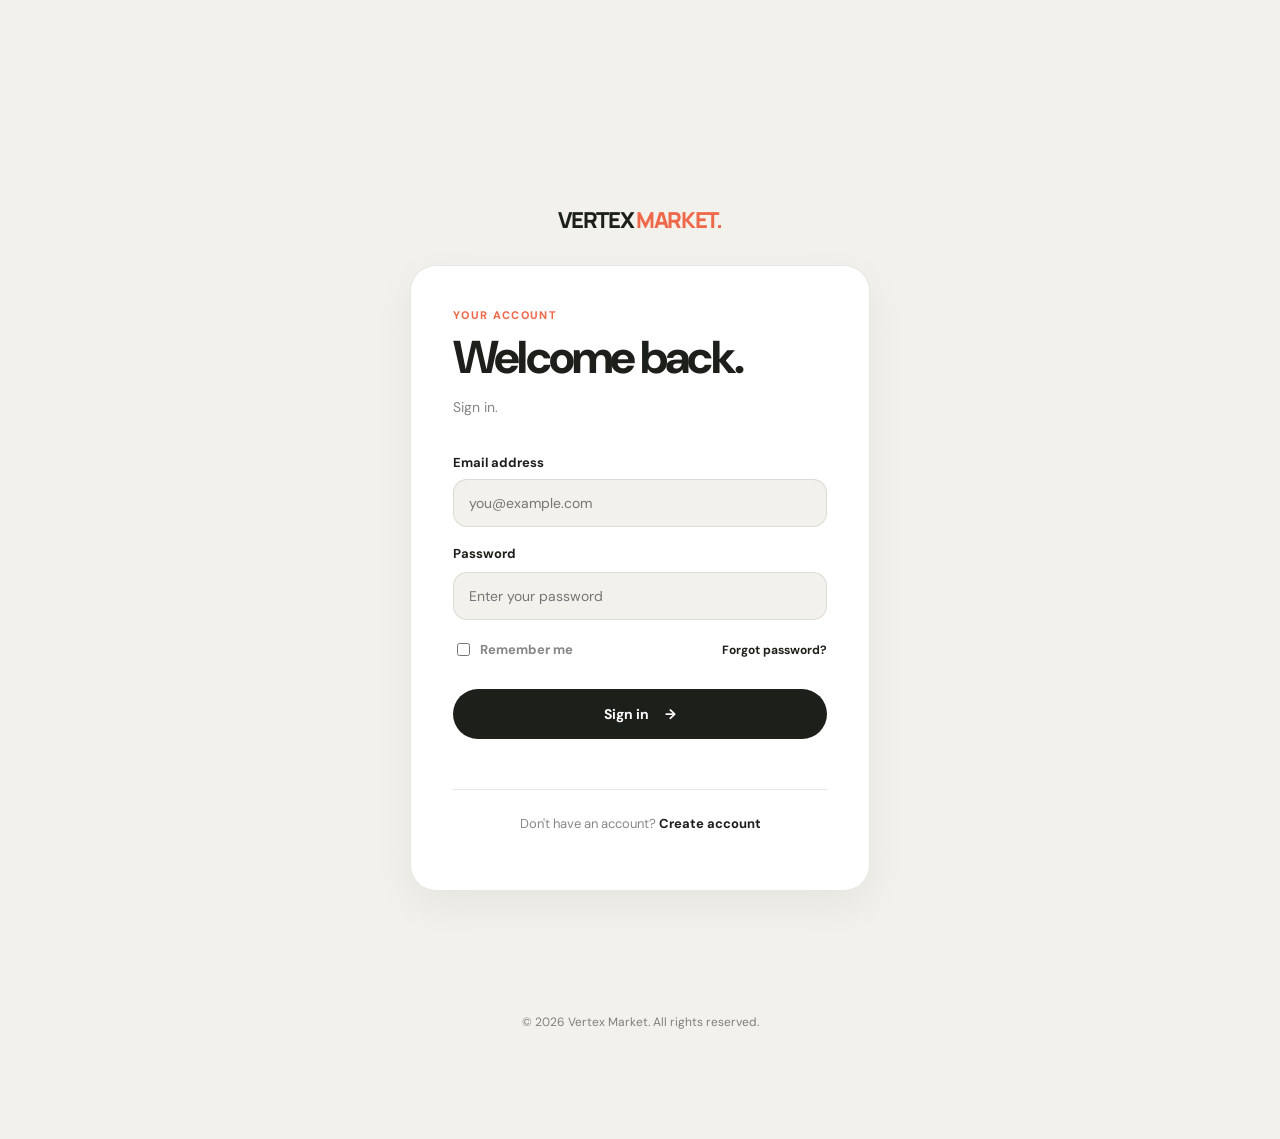
<file: frontend/login.html>
<!DOCTYPE html>
<html lang="en">
<head>
  <meta charset="utf-8">
  <meta name="viewport" content="width=device-width, initial-scale=1">
  <meta name="description" content="Sign in to your Vertex Market account.">
  <title>Login | Vertex Market</title>
  <link rel="stylesheet" href="css/style.css">
  <link rel="stylesheet" href="css/login.css">
</head>
<body>

    <main class="auth-container">
        <a href="index.html" class="brand">VERTEX <span>MARKET.</span></a>

        <section class="auth-card">

            <div class="auth-heading">
                <p class="eyebrow">YOUR ACCOUNT</p>
                <h1 id="formTitle">Welcome back.</h1>
                <p id="formSubtitle">
                    Sign in.
                </p>
            </div>


            <div id="message" class="message" role="status"
                 aria-live="polite" hidden></div>

            
            <form id="loginForm">
                <div class="form-group">
                    <label for="loginEmail">Email address</label>
                    <input
                        type="email"
                        id="loginEmail"
                        name="email"
                        placeholder="you@example.com"
                        autocomplete="email"
                        required
                    >
                </div>

        <label for="password">Password</label>
        <input
          type="password"
          id="password"
          name="password"
          placeholder="Enter your password"
          autocomplete="current-password"
          required
        >

        <div class="login-options">
          <label class="remember-option" for="remember">
            <input type="checkbox" id="remember" name="remember">
            Remember me
          </label>
          <a href="forgot-password.html">Forgot password?</a>
        </div>

        <button class="login-submit" type="submit">
          Sign in <span aria-hidden="true">→</span>
        </button>

        <p id="loginMessage" class="login-message" role="status" aria-live="polite"></p>
      </form>

      <p class="register-prompt">
        Don't have an account?
        <a href="register.html">Create account</a>
      </p>
    </section>
  </main>

  <footer class="login-footer">
    © 2026 Vertex Market. All rights reserved.
  </footer>

  <script src="js/login.js" defer></script>
</body>
</html>
</file>
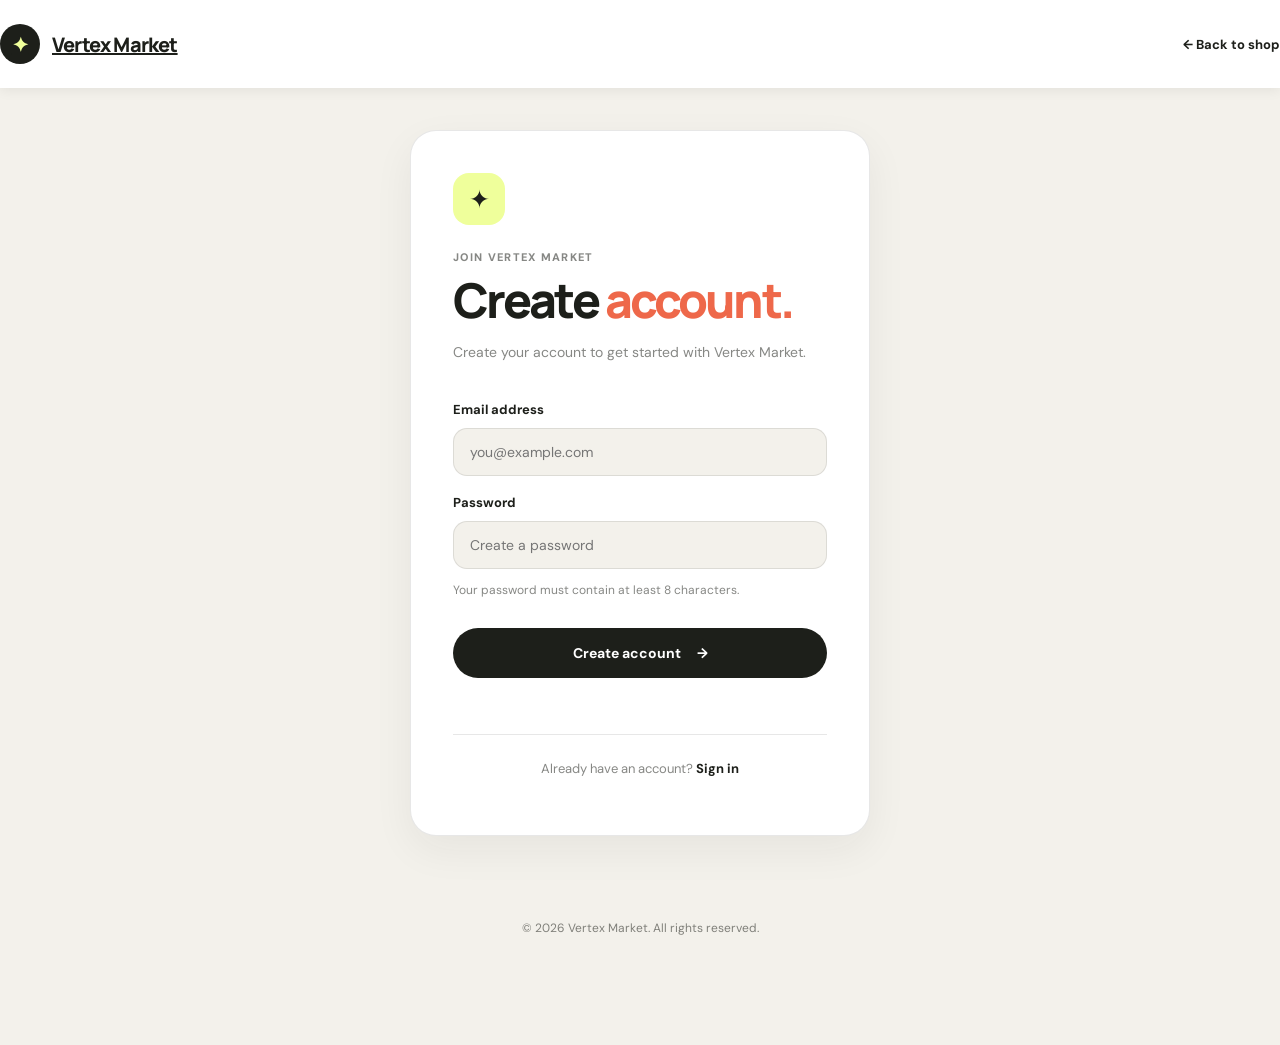
<file: frontend/register.html>
<!doctype html>
<html lang="en">
<head>
  <meta charset="utf-8">
  <meta name="viewport" content="width=device-width, initial-scale=1">
  <meta name="description" content="Create your Vertex Market account.">
  <title>Register | Vertex Market</title>
  <link rel="stylesheet" href="css/style.css">
  <link rel="stylesheet" href="css/register.css">
  <script src="js/register.js" defer></script>
</head>
<body class="register-page">

  <header class="header page-width register-header">
    <a class="brand" href="index.html">
      <span class="brand-mark" aria-hidden="true">✦</span>
      Vertex Market
    </a>
    <a class="register-back-link" href="index.html">← Back to shop</a>
  </header>

  <main class="register-main">
    <section class="register-card">
      <div class="register-icon" aria-hidden="true">✦</div>

      <p class="eyebrow">JOIN VERTEX MARKET</p>
      <h1>Create <span>account.</span></h1>
      <p class="register-description">
        Create your account to get started with Vertex Market.
      </p>

      <form id="registerForm" class="register-form">
        <label for="email">Email address</label>
        <input
          type="email"
          id="email"
          name="email"
          placeholder="you@example.com"
          autocomplete="email"
          required
        >

        <label for="password">Password</label>
        <input
          type="password"
          id="password"
          name="password"
          placeholder="Create a password"
          autocomplete="new-password"
          minlength="8"
          required
        >

        <p class="password-hint">Your password must contain at least 8 characters.</p>

        <button class="register-submit" type="submit">
          Create account <span aria-hidden="true">→</span>
        </button>

        <p id="registerMessage" class="register-message" role="status" aria-live="polite"></p>
      </form>

      <p class="login-prompt">
        Already have an account?
        <a href="login.html">Sign in</a>
      </p>
    </section>
  </main>

  <footer class="register-footer">
    © 2026 Vertex Market. All rights reserved.
  </footer>

</body>
</html>
</file>
<file: frontend/css/style.css>
@import url("https://fonts.googleapis.com/css2?family=DM+Sans:wght@400;500;600;700&family=Manrope:wght@600;700;800&display=swap");


:root {
  --ink: #1d1f1a;
  --paper: #f3f1eb;
  --white: #ffffff;
  --orange: #ee684a;
  --lime: #efff9b;
  --purple: #d8d4ff;
  --muted: rgba(23, 24, 20, 0.52);
  --line: rgba(23, 24, 20, 0.1);
}

* {
  box-sizing: border-box;
}

html {
  scroll-behavior: smooth;
}

body {
  margin: 0;
  min-width: 320px;
  min-height: 100vh;
  background: var(--paper);
  color: var(--ink);
  font-family: "DM Sans", sans-serif;
}

body.modal-open {
  overflow: hidden;
}

button,
input {
  font: inherit;
}

button {
  border: 0;
  cursor: pointer;
}

img {
  display: block;
  max-width: 100%;
}

.display-font {
  font-family: "Manrope", sans-serif;
}

.page-width {
  width: min(100% - 40px, 1344px);
  margin-inline: auto;
}


.header {
  display: flex;
  align-items: center;
  justify-content: space-between;
  padding-block: 24px;
}

.brand {
  display: flex;
  align-items: center;
  gap: 12px;
  padding: 0;
  background: transparent;
  color: var(--ink);
  font-family: "Manrope", sans-serif;
  font-size: 20px;
  font-weight: 800;
  letter-spacing: -0.04em;
}

.brand-mark {
  display: grid;
  width: 40px;
  height: 40px;
  place-items: center;
  border-radius: 50%;
  background: var(--ink);
  color: var(--lime);
  transition: transform 180ms ease;
}

.brand:hover .brand-mark {
  transform: rotate(12deg);
}

.header-actions {
  display: flex;
  align-items: center;
  gap: 8px;
}

.round-button {
  position: relative;
  display: grid;
  width: 44px;
  height: 44px;
  place-items: center;
  border: 1px solid var(--line);
  border-radius: 50%;
  background: rgba(255, 255, 255, 0.72);
  color: var(--ink);
  transition:
    transform 180ms ease,
    background 180ms ease;
}

.round-button:hover {
  transform: translateY(-2px);
  background: var(--white);
}

.account-button {
  padding: 13px 21px;
  border-radius: 999px;
  background: var(--ink);
  color: var(--white);
  font-size: 14px;
  font-weight: 700;
  transition: transform 180ms ease;
}

.account-button:hover {
  transform: translateY(-2px);
}

.cart-count {
  position: absolute;
  top: -5px;
  right: -5px;
  display: none;
  min-width: 20px;
  height: 20px;
  padding-inline: 5px;
  place-items: center;
  border-radius: 999px;
  background: var(--orange);
  color: var(--white);
  font-size: 10px;
  font-weight: 700;
}

.cart-count.visible {
  display: grid;
}


.hero {
  display: grid;
  min-height: 580px;
  overflow: hidden;
  border-radius: 34px;
  background: var(--ink);
  color: var(--white);
  grid-template-columns: 1.05fr 0.95fr;
}

.hero-copy {
  z-index: 1;
  display: flex;
  flex-direction: column;
  justify-content: space-between;
  padding: 54px;
}

.pill {
  width: fit-content;
  padding: 9px 16px;
  border: 1px solid rgba(255, 255, 255, 0.2);
  border-radius: 999px;
  background: rgba(255, 255, 255, 0.1);
  font-size: 11px;
  font-weight: 700;
  letter-spacing: 0.2em;
  text-transform: uppercase;
}

.hero h1 {
  margin: 32px 0 0;
  font-size: clamp(58px, 7.8vw, 118px);
  font-weight: 800;
  letter-spacing: -0.075em;
  line-height: 0.84;
}

.hero h1 span {
  color: var(--lime);
}

.hero-description {
  max-width: 440px;
  margin: 28px 0 36px;
  color: rgba(255, 255, 255, 0.64);
  font-size: 17px;
  line-height: 1.65;
}

.primary-button {
  display: flex;
  width: fit-content;
  align-items: center;
  gap: 16px;
  padding: 8px 8px 8px 24px;
  border-radius: 999px;
  background: var(--orange);
  color: var(--white);
  font-weight: 700;
  transition:
    transform 180ms ease,
    background 180ms ease;
}

.primary-button:hover {
  transform: translateY(-3px);
  background: #f27659;
}

.button-arrow {
  display: grid;
  width: 44px;
  height: 44px;
  place-items: center;
  border-radius: 50%;
  background: var(--white);
  color: var(--ink);
}

.mobile-account {
  display: none;
  width: fit-content;
  margin-top: 16px;
  padding: 0;
  border-bottom: 1px solid rgba(255, 255, 255, 0.3);
  background: transparent;
  color: rgba(255, 255, 255, 0.75);
  font-size: 14px;
  font-weight: 700;
}

.hero-image {
  position: relative;
  min-height: 420px;
  overflow: hidden;
}

.hero-image > img {
  width: 100%;
  height: 100%;
  object-fit: cover;
}

.hero-image::after {
  position: absolute;
  inset: 0;
  background: linear-gradient(90deg, rgba(29, 31, 26, 0.4), transparent);
  content: "";
}

.image-caption {
  position: absolute;
  z-index: 1;
  right: 24px;
  bottom: 24px;
  left: 24px;
  display: flex;
  align-items: end;
  justify-content: space-between;
  padding: 17px;
  border: 1px solid rgba(255, 255, 255, 0.2);
  border-radius: 22px;
  background: rgba(0, 0, 0, 0.22);
  backdrop-filter: blur(12px);
}

.image-caption small {
  color: rgba(255, 255, 255, 0.58);
  font-size: 10px;
  font-weight: 700;
  letter-spacing: 0.17em;
  text-transform: uppercase;
}

.image-caption p {
  margin: 5px 0 0;
  font-weight: 600;
}

.caption-arrow {
  display: grid;
  width: 40px;
  height: 40px;
  place-items: center;
  border-radius: 50%;
  background: var(--lime);
  color: var(--ink);
}


.products-section {
  padding-block: 78px;
  scroll-margin-top: 24px;
}

.products-heading {
  display: flex;
  align-items: end;
  justify-content: space-between;
  gap: 30px;
}

.eyebrow {
  margin: 0;
  color: var(--muted);
  font-size: 11px;
  font-weight: 700;
  letter-spacing: 0.18em;
  text-transform: uppercase;
}

.products-heading h2,
.promo h2 {
  margin: 10px 0 0;
  font-family: "Manrope", sans-serif;
  font-size: clamp(40px, 5vw, 58px);
  font-weight: 800;
  letter-spacing: -0.055em;
  line-height: 1;
}

.search-box {
  display: flex;
  width: min(100%, 420px);
  align-items: center;
  gap: 12px;
  padding: 15px 20px;
  border: 1px solid var(--line);
  border-radius: 999px;
  background: var(--white);
  box-shadow: 0 5px 18px rgba(0, 0, 0, 0.025);
}

.search-box input {
  width: 100%;
  border: 0;
  outline: 0;
  background: transparent;
  color: var(--ink);
  font-size: 14px;
  font-weight: 500;
}

.search-box input::placeholder {
  color: rgba(23, 24, 20, 0.35);
}

.categories {
  display: flex;
  gap: 8px;
  margin-top: 32px;
  overflow-x: auto;
  scrollbar-width: none;
}

.categories::-webkit-scrollbar {
  display: none;
}

.category-button {
  flex: 0 0 auto;
  padding: 12px 20px;
  border: 1px solid var(--line);
  border-radius: 999px;
  background: var(--white);
  color: var(--muted);
  font-size: 14px;
  font-weight: 700;
  transition: 180ms ease;
}

.category-button:hover {
  border-color: rgba(0, 0, 0, 0.28);
  color: var(--ink);
}

.category-button.active {
  border-color: var(--ink);
  background: var(--ink);
  color: var(--white);
}

.product-grid {
  display: grid;
  margin-top: 32px;
  gap: 42px 20px;
  grid-template-columns: repeat(3, 1fr);
}

.product-card {
  min-width: 0;
  animation: reveal 500ms both;
}

.product-image {
  position: relative;
  aspect-ratio: 4 / 4.7;
  overflow: hidden;
  border-radius: 28px;
  background: #e5e2da;
}

.product-image img {
  width: 100%;
  height: 100%;
  object-fit: cover;
  transition: transform 600ms ease;
}

.product-card:hover .product-image img {
  transform: scale(1.04);
}

.product-tag {
  position: absolute;
  top: 16px;
  left: 16px;
  padding: 8px 12px;
  border-radius: 999px;
  background: rgba(255, 255, 255, 0.9);
  font-size: 10px;
  font-weight: 700;
  letter-spacing: 0.14em;
  text-transform: uppercase;
  backdrop-filter: blur(8px);
}

.like-button {
  position: absolute;
  top: 16px;
  right: 16px;
  display: grid;
  width: 44px;
  height: 44px;
  place-items: center;
  border-radius: 50%;
  background: rgba(255, 255, 255, 0.9);
  color: var(--ink);
  backdrop-filter: blur(8px);
  transition:
    transform 180ms ease,
    background 180ms ease;
}

.like-button:hover {
  transform: scale(1.07);
}

.like-button.liked {
  background: var(--orange);
  color: var(--white);
}

.like-button.liked svg {
  fill: currentColor;
}

.product-info {
  display: flex;
  align-items: start;
  justify-content: space-between;
  gap: 18px;
  padding: 18px 4px 0;
}

.product-meta {
  margin: 0;
  color: var(--muted);
  font-size: 12px;
  font-weight: 600;
}

.product-name {
  margin: 4px 0 0;
  font-size: 18px;
  font-weight: 700;
  letter-spacing: -0.025em;
}

.product-price {
  margin: 0;
  font-family: "Manrope", sans-serif;
  font-size: 18px;
  font-weight: 800;
}

.cart-button {
  display: flex;
  width: 100%;
  align-items: center;
  justify-content: center;
  gap: 9px;
  margin-top: 16px;
  padding: 13px;
  border-radius: 999px;
  background: var(--ink);
  color: var(--white);
  font-size: 14px;
  font-weight: 700;
  transition: background 180ms ease;
}

.cart-button:hover {
  background: var(--orange);
}

.cart-button.added {
  background: var(--purple);
  color: var(--ink);
}

.empty-state {
  display: none;
  margin-top: 32px;
  padding: 70px 20px;
  border: 1px dashed rgba(0, 0, 0, 0.2);
  border-radius: 28px;
  text-align: center;
}

.empty-state h3 {
  margin: 0;
  font-size: 21px;
}

.empty-state p {
  margin: 8px 0 0;
  color: var(--muted);
  font-size: 14px;
}


.promo {
  display: grid;
  overflow: hidden;
  margin-bottom: 140px;
  border-radius: 34px;
  background: var(--purple);
  grid-template-columns: 1fr 1fr;
}

.promo-copy {
  display: flex;
  flex-direction: column;
  justify-content: space-between;
  padding: 48px;
}

.promo h2 {
  max-width: 520px;
  margin-top: 55px;
}

.promo-description {
  max-width: 390px;
  margin: 24px 0 55px;
  color: var(--muted);
  line-height: 1.7;
}

.promo-account-link {
  padding: 0;
  background: transparent;
  text-align: left;
}

.promo-account-link:hover {
  text-decoration: underline;
}

.text-button {
  display: flex;
  width: fit-content;
  align-items: center;
  gap: 12px;
  padding: 0;
  background: transparent;
  color: var(--ink);
  font-weight: 700;
}

.text-button span {
  display: grid;
  width: 36px;
  height: 36px;
  place-items: center;
  border-radius: 50%;
  background: var(--ink);
  color: var(--white);
}

.promo-image {
  min-height: 430px;
}

.promo-image img {
  width: 100%;
  height: 100%;
  object-fit: cover;
}


.bottom-nav {
  position: fixed;
  z-index: 40;
  right: 50%;
  bottom: 16px;
  display: flex;
  width: min(calc(100% - 32px), 448px);
  justify-content: space-around;
  padding: 8px;
  transform: translateX(50%);
  border: 1px solid rgba(255, 255, 255, 0.15);
  border-radius: 25px;
  background: rgba(29, 31, 26, 0.95);
  box-shadow: 0 20px 45px rgba(0, 0, 0, 0.25);
  backdrop-filter: blur(18px);
}

.nav-button {
  display: flex;
  min-width: 64px;
  flex-direction: column;
  align-items: center;
  gap: 4px;
  padding: 9px 13px;
  border-radius: 18px;
  background: transparent;
  color: rgba(255, 255, 255, 0.55);
  font-size: 10px;
  font-weight: 600;
  transition: 180ms ease;
}

.nav-button:hover {
  color: var(--white);
}

.nav-button.active {
  background: var(--lime);
  color: var(--ink);
}

.nav-button[data-action="liked"].active svg {
  fill: currentColor;
}


.settings-panel {
  position: fixed;
  z-index: 55;
  top: 80px;
  right: max(20px, calc((100vw - 1344px) / 2));
  display: none;
  width: min(calc(100% - 40px), 288px);
  padding: 20px;
  border: 1px solid var(--line);
  border-radius: 24px;
  background: var(--white);
  box-shadow: 0 20px 60px rgba(0, 0, 0, 0.17);
}

.settings-panel.open {
  display: block;
  animation: reveal 220ms both;
}

.panel-heading {
  display: flex;
  align-items: center;
  justify-content: space-between;
  margin-bottom: 16px;
}

.panel-heading h2 {
  margin: 4px 0 0;
  font-size: 18px;
}

.close-button {
  display: grid;
  width: 34px;
  height: 34px;
  place-items: center;
  border-radius: 50%;
  background: rgba(0, 0, 0, 0.05);
  color: var(--ink);
  font-size: 20px;
}

.setting-row {
  display: flex;
  align-items: center;
  justify-content: space-between;
  padding-block: 16px;
  border-top: 1px solid var(--line);
  font-size: 14px;
  font-weight: 600;
}

.setting-row input {
  accent-color: var(--orange);
}


.modal-backdrop {
  position: fixed;
  z-index: 60;
  inset: 0;
  display: none;
  place-items: center;
  padding: 20px;
  background: rgba(0, 0, 0, 0.42);
  backdrop-filter: blur(6px);
}

.modal-backdrop.open {
  display: grid;
}

.account-modal {
  width: min(100%, 440px);
  padding: 34px;
  border-radius: 30px;
  background: #f8f7f2;
  box-shadow: 0 24px 80px rgba(0, 0, 0, 0.3);
  animation: reveal 250ms both;
}

.account-modal h2 {
  margin: 6px 0 0;
  font-family: "Manrope", sans-serif;
  font-size: 31px;
  letter-spacing: -0.05em;
}

.account-form {
  display: grid;
  gap: 16px;
  margin-top: 26px;
}

.account-form label {
  font-size: 14px;
  font-weight: 700;
}

.account-form input {
  display: block;
  width: 100%;
  margin-top: 8px;
  padding: 15px 16px;
  border: 1px solid var(--line);
  border-radius: 16px;
  outline: 0;
  background: var(--white);
  font-size: 14px;
  font-weight: 500;
}

.account-form input:focus {
  border-color: var(--orange);
  box-shadow: 0 0 0 3px rgba(238, 104, 74, 0.14);
}

.submit-button {
  margin-top: 2px;
  padding: 15px;
  border-radius: 999px;
  background: var(--orange);
  color: var(--white);
  font-weight: 700;
}

.form-note {
  margin: 0;
  color: var(--muted);
  font-size: 11px;
  line-height: 1.6;
  text-align: center;
}


.toast {
  position: fixed;
  z-index: 80;
  top: 20px;
  left: 50%;
  padding: 12px 18px;
  transform: translate(-50%, -80px);
  border-radius: 999px;
  background: var(--ink);
  color: var(--white);
  font-size: 13px;
  font-weight: 600;
  opacity: 0;
  transition: 250ms ease;
}

.toast.show {
  transform: translate(-50%, 0);
  opacity: 1;
}

svg {
  flex: 0 0 auto;
}


@keyframes reveal {
  from {
    transform: translateY(15px);
    opacity: 0;
  }
  to {
    transform: translateY(0);
    opacity: 1;
  }
}


@media (max-width: 900px) {
  .hero {
    grid-template-columns: 1fr;
  }

  .hero-copy {
    min-height: 540px;
    padding: 38px;
  }

  .hero-image::after {
    background: linear-gradient(0deg, rgba(29, 31, 26, 0.55), transparent);
  }

  .product-grid {
    grid-template-columns: repeat(2, 1fr);
  }

  .promo {
    grid-template-columns: 1fr;
  }

  .promo-image {
    min-height: 440px;
  }
}

@media (max-width: 650px) {
  .page-width {
    width: min(100% - 32px, 1344px);
  }

  .brand {
    font-size: 18px;
  }

  .account-button {
    display: none;
  }

  .mobile-account {
    display: block;
  }

  .hero {
    border-radius: 28px;
  }

  .hero-copy {
    min-height: 500px;
    padding: 28px 24px 32px;
  }

  .hero h1 {
    margin-top: 52px;
    font-size: clamp(54px, 17vw, 82px);
  }

  .hero-description {
    font-size: 15px;
  }

  .products-section {
    padding-block: 58px;
  }

  .products-heading {
    align-items: stretch;
    flex-direction: column;
  }

  .search-box {
    width: 100%;
  }

  .product-grid {
    grid-template-columns: 1fr;
  }

  .promo-copy {
    padding: 34px 28px;
  }

  .promo h2 {
    margin-top: 52px;
  }

  .account-modal {
    padding: 28px 24px;
  }
}


@media (prefers-reduced-motion: reduce) {
  *,
  *::before,
  *::after {
    scroll-behavior: auto !important;
    animation-duration: 0.01ms !important;
    transition-duration: 0.01ms !important;
  }
}

.sticky-header {
    position: sticky !important;
    top: 0;
    z-index: 1000;
    background: var(--paper);
    border-bottom: 1px solid var(--line);
    box-shadow: 0 4px 16px rgba(29, 31, 26, 0.04);
}


.header {
  position: fixed !important;
  top: 0;
  left: 0;
  right: 0;
  z-index: 1000;
  width: 100%;
  max-width: 100%;
  box-sizing: border-box;
  margin: 0 auto;
  background: #fff;
  box-shadow: 0 2px 12px rgba(0, 0, 0, 0.07);
}

body {
  padding-top: 90px;
  padding-bottom: 85px;
}

.sign-in-button {
  display: inline-flex;
  align-items: center;
  justify-content: center;
  padding: 10px 16px;
  border: 1px solid #222;
  border-radius: 999px;
  color: #222;
  background: transparent;
  text-decoration: none;
  font: inherit;
  font-size: 14px;
  font-weight: 600;
  white-space: nowrap;
  transition: background 0.2s ease, color 0.2s ease;
}

.sign-in-button:hover {
  color: #fff;
  background: #222;
}

.header-actions {
  display: flex;
  align-items: center;
  gap: 10px;
}

.bottom-nav {
  position: fixed;
  bottom: 0;
  left: 0;
  right: 0;
  z-index: 999;
}

@media (max-width: 600px) {
  .header {
    padding: 12px;
    gap: 8px;
  }

  .brand {
    gap: 6px;
    font-size: 14px;
    white-space: nowrap;
  }

  .brand-mark svg {
    width: 17px;
    height: 17px;
  }

  .header-actions {
    gap: 5px;
  }

  .sign-in-button {
    padding: 8px 9px;
    font-size: 11px;
  }

  .account-button {
    display: inline-flex;
    align-items: center;
    justify-content: center;
    padding: 8px 9px;
    font-size: 11px;
    white-space: nowrap;
  }

  .round-button {
    width: 34px;
    height: 34px;
    min-width: 34px;
  }

  .round-button svg {
    width: 17px;
    height: 17px;
  }

  .page-width {
    width: 100%;
    max-width: 100%;
    box-sizing: border-box;
  }

  body {
    padding-top: 75px;
    padding-bottom: 85px;
  }
}

@media (max-width: 380px) {
  .header {
    padding: 10px 8px;
  }

  .brand {
    font-size: 12px;
  }

  .header-actions {
    gap: 4px;
  }

  .sign-in-button,
  .account-button {
    padding: 7px;
    font-size: 10px;
  }

  .round-button {
    width: 30px;
    height: 30px;
    min-width: 30px;
  }
}


.bottom-nav {
  position: fixed;
  bottom: 3%;
  left: 50%;
  transform: translateX(-50%);
  z-index: 999;
  width: 100%;
  max-width: 600px;
  display: flex;
  align-items: center;
  justify-content: space-around;
  margin: 0 auto;
  box-sizing: border-box;
}

.bottom-nav .nav-button {
  flex: 1;
  display: flex;
  flex-direction: column;
  align-items: center;
  justify-content: center;
  text-align: center;
  white-space: nowrap;
}

@media (max-width: 600px) {
  .bottom-nav {
    width: 100%;
    max-width: 100%;
    padding: 8px 4px;
  }

  .bottom-nav .nav-button {
    min-width: 0;
    gap: 4px;
    font-size: 11px;
  }

  .bottom-nav .nav-button svg {
    width: 20px;
    height: 20px;
  }
}
</file>
<file: frontend/css/login.css>
.auth-container {
  min-height: 100vh;
  display: flex;
  flex-direction: column;
  align-items: center;
  justify-content: center;
  padding: 40px 20px 24px;
  background: var(--paper);
}

.brand {
  display: inline-block;
  margin-bottom: 30px;
  color: var(--ink);
  font-size: 22px;
  font-weight: 900;
  letter-spacing: -0.06em;
  text-decoration: none;
}

.brand span {
  color: var(--orange);
}

.auth-card {
  width: 100%;
  max-width: 460px;
  padding: clamp(24px, 5vw, 42px);
  border: 1px solid var(--line);
  border-radius: 26px;
  background: var(--white);
  box-shadow: 0 14px 40px rgba(29, 31, 26, 0.06);
}

.auth-heading {
  margin-bottom: 26px;
}

.auth-heading .eyebrow {
  margin-bottom: 10px;
  color: var(--orange);
  font-size: 11px;
  font-weight: 800;
  letter-spacing: 0.12em;
}

.auth-heading h1 {
  margin: 0 0 12px;
  color: var(--ink);
  font-size: clamp(34px, 6vw, 46px);
  font-weight: 800;
  line-height: 1.1;
  letter-spacing: -0.06em;
}

.auth-heading > p:last-child {
  margin-bottom: 0;
  color: var(--muted);
  font-size: 14px;
  line-height: 1.7;
}

.form-switch {
  display: grid;
  grid-template-columns: 1fr 1fr;
  gap: 6px;
  margin-bottom: 24px;
  padding: 5px;
  border-radius: 14px;
  background: var(--paper);
}

.switch-btn {
  min-height: 42px;
  padding: 10px 14px;
  border: 0;
  border-radius: 10px;
  background: transparent;
  color: var(--muted);
  font: inherit;
  font-size: 13px;
  font-weight: 700;
  cursor: pointer;
  transition: background 0.2s, color 0.2s;
}

.switch-btn.active {
  background: var(--white);
  color: var(--ink);
  box-shadow: 0 2px 8px rgba(29, 31, 26, 0.07);
}

.switch-btn:hover {
  color: var(--orange);
}

#loginForm {
  display: grid;
  gap: 10px;
}

#loginForm .form-group {
  display: grid;
  gap: 8px;
}

#loginForm label {
  margin-top: 8px;
  color: var(--ink);
  font-size: 13px;
  font-weight: 700;
}

#loginForm input[type="email"],
#loginForm input[type="password"] {
  box-sizing: border-box;
  width: 100%;
  min-width: 0;
  min-height: 48px;
  padding: 13px 15px;
  border: 1px solid var(--line);
  border-radius: 14px;
  outline: none;
  background: var(--paper);
  color: var(--ink);
  font: inherit;
  font-size: 14px;
  transition: border-color 0.2s, box-shadow 0.2s;
}

#loginForm input[type="email"]:focus,
#loginForm input[type="password"]:focus {
  border-color: var(--ink);
  box-shadow: 0 0 0 3px rgba(29, 31, 26, 0.07);
}

#loginForm input:focus-visible,
.switch-btn:focus-visible,
.login-submit:focus-visible,
.login-options a:focus-visible,
.register-prompt a:focus-visible {
  outline: 2px solid var(--orange);
  outline-offset: 3px;
}

.login-options {
  display: flex;
  align-items: center;
  justify-content: space-between;
  flex-wrap: wrap;
  gap: 12px;
  margin: 10px 0 12px;
  font-size: 12px;
}

#loginForm .remember-option {
  display: flex;
  align-items: center;
  gap: 7px;
  margin: 0;
  color: var(--muted);
  cursor: pointer;
}

.remember-option input {
  accent-color: var(--orange);
}

.login-options a,
.register-prompt a {
  color: var(--ink);
  font-weight: 700;
  text-decoration: none;
}

.login-options a:hover,
.register-prompt a:hover {
  color: var(--orange);
}

.login-submit {
  display: flex;
  align-items: center;
  justify-content: center;
  gap: 16px;
  width: 100%;
  min-height: 50px;
  margin-top: 8px;
  padding: 14px 20px;
  border: 0;
  border-radius: 999px;
  background: var(--ink);
  color: var(--white);
  font: inherit;
  font-size: 14px;
  font-weight: 700;
  cursor: pointer;
  transition: background 0.2s, transform 0.2s;
}

.login-submit:hover {
  background: var(--orange);
  transform: translateY(-1px);
}

.login-submit:disabled {
  opacity: 0.6;
  cursor: wait;
  transform: none;
}

.message,
.login-message {
  margin: 8px 0;
  color: var(--muted);
  font-size: 13px;
  line-height: 1.5;
}

.message.error,
.login-message.error {
  color: #b3422b;
}

.message.success,
.login-message.success {
  color: #356a27;
}

.register-prompt {
  margin-top: 24px;
  padding-top: 22px;
  border-top: 1px solid var(--line);
  color: var(--muted);
  text-align: center;
  font-size: 13px;
  line-height: 1.8;
}

.login-footer {
  padding: 24px 16px;
  background: var(--paper);
  color: var(--muted);
  text-align: center;
  font-size: 12px;
}

@media (max-width: 480px) {
  .auth-container {
    padding: 28px 16px 20px;
  }

  .brand {
    margin-bottom: 22px;
  }

  .auth-card {
    padding: 24px 20px;
    border-radius: 22px;
  }

  .login-options {
    align-items: flex-start;
  }
}

@media (prefers-reduced-motion: reduce) {
  .switch-btn,
  .login-submit {
    transition: none;
  }

  .login-submit:hover {
    transform: none;
  }
}
</file>
<file: frontend/css/register.css>
.register-page {
  min-height: 100vh;
  display: flex;
  flex-direction: column;
  background: var(--paper);
}

.register-header {
  display: flex;
  align-items: center;
  justify-content: space-between;
  gap: 16px;
  padding-top: 24px;
  padding-bottom: 24px;
}

.register-back-link {
  color: var(--ink);
  text-decoration: none;
  font-size: 13px;
  font-weight: 700;
}

.register-back-link:hover {
  color: var(--orange);
}

.register-main {
  flex: 1;
  display: grid;
  place-items: center;
  padding: 40px 20px 60px;
}

.register-card {
  width: 100%;
  max-width: 460px;
  padding: clamp(24px, 5vw, 42px);
  border: 1px solid var(--line);
  border-radius: 26px;
  background: var(--white);
  box-shadow: 0 14px 40px rgba(29, 31, 26, 0.06);
}

.register-icon {
  display: grid;
  place-items: center;
  width: 52px;
  height: 52px;
  margin-bottom: 25px;
  border-radius: 16px;
  background: var(--lime);
  color: var(--ink);
  font-size: 25px;
}

.register-card .eyebrow {
  margin-bottom: 10px;
  font-size: 11px;
  font-weight: 800;
  letter-spacing: 0.12em;
}

.register-card h1 {
  margin: 0 0 12px;
  color: var(--ink);
  font: 800 clamp(36px, 6vw, 48px)/1.1 "Manrope", sans-serif;
  letter-spacing: -0.06em;
}

.register-card h1 span {
  color: var(--orange);
}

.register-description {
  margin-bottom: 28px;
  color: var(--muted);
  font-size: 14px;
  line-height: 1.7;
}

.register-form {
  display: grid;
  gap: 10px;
}

.register-form > label {
  margin-top: 8px;
  font-size: 13px;
  font-weight: 700;
}

.register-form > input {
  width: 100%;
  min-width: 0;
  padding: 14px 16px;
  border: 1px solid var(--line);
  border-radius: 14px;
  outline: none;
  background: var(--paper);
  color: var(--ink);
  font: inherit;
  font-size: 14px;
  transition: border-color 0.2s, box-shadow 0.2s;
}

.register-form > input:focus {
  border-color: var(--ink);
  box-shadow: 0 0 0 3px rgba(29, 31, 26, 0.07);
}

.password-hint {
  margin: 2px 0 10px;
  color: var(--muted);
  font-size: 12px;
  line-height: 1.6;
}

.register-submit {
  display: flex;
  align-items: center;
  justify-content: center;
  gap: 16px;
  width: 100%;
  min-height: 50px;
  margin-top: 8px;
  padding: 14px 20px;
  border: 0;
  border-radius: 999px;
  background: var(--ink);
  color: var(--white);
  font-size: 14px;
  font-weight: 700;
  cursor: pointer;
  transition: background 0.2s, transform 0.2s;
}

.register-submit:hover {
  background: var(--orange);
  transform: translateY(-1px);
}

.register-submit:disabled {
  opacity: 0.6;
  cursor: wait;
  transform: none;
}

.register-message {
  min-height: 18px;
  margin: 4px 0 0;
  color: var(--muted);
  font-size: 13px;
  line-height: 1.5;
}

.register-message.error {
  color: #b3422b;
}

.register-message.success {
  color: #356a27;
}

.login-prompt {
  margin-top: 24px;
  padding-top: 22px;
  border-top: 1px solid var(--line);
  color: var(--muted);
  text-align: center;
  font-size: 13px;
  line-height: 1.8;
}

.login-prompt a {
  color: var(--ink);
  font-weight: 700;
  text-decoration: none;
}

.login-prompt a:hover {
  color: var(--orange);
}

.register-footer {
  padding: 24px 16px;
  color: var(--muted);
  text-align: center;
  font-size: 12px;
}

@media (max-width: 480px) {
  .register-header {
    padding-top: 18px;
    padding-bottom: 18px;
  }

  .register-main {
    padding: 24px 16px 40px;
  }

  .register-card {
    border-radius: 22px;
  }
}
</file>
